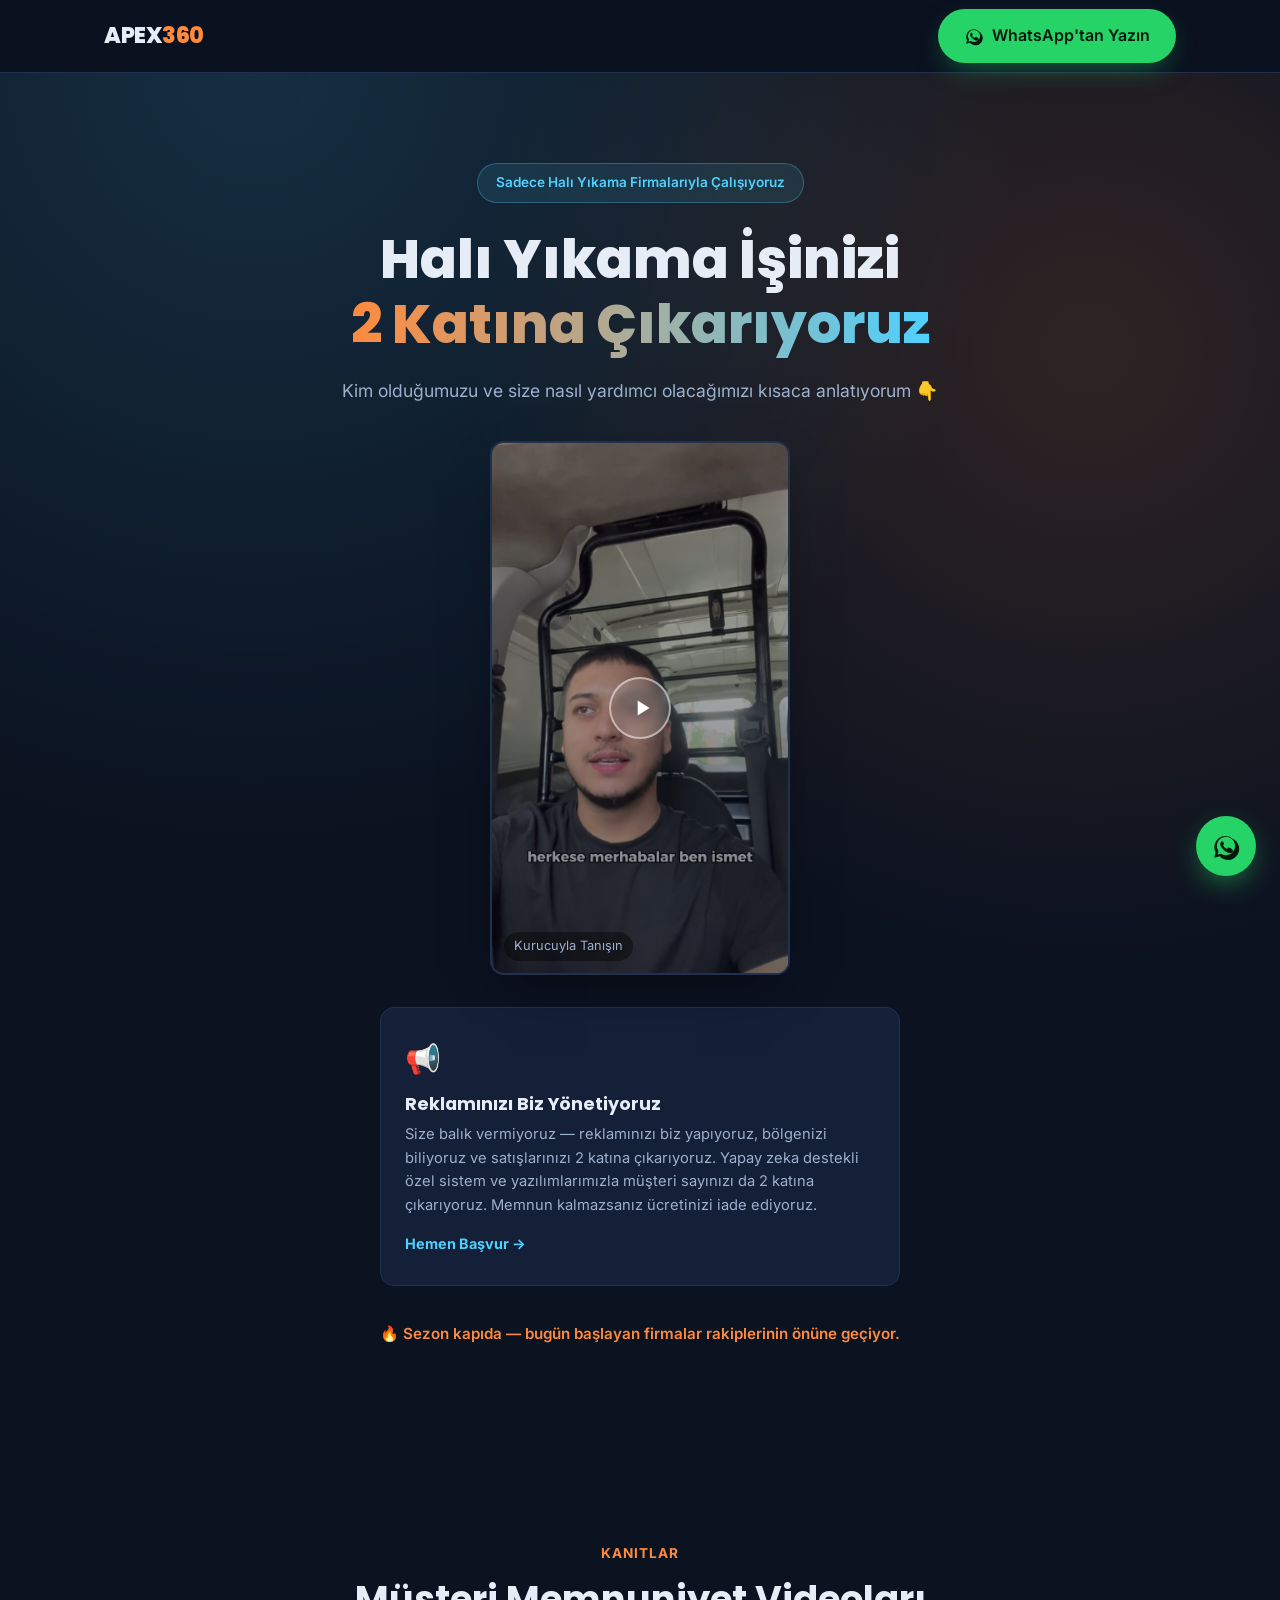
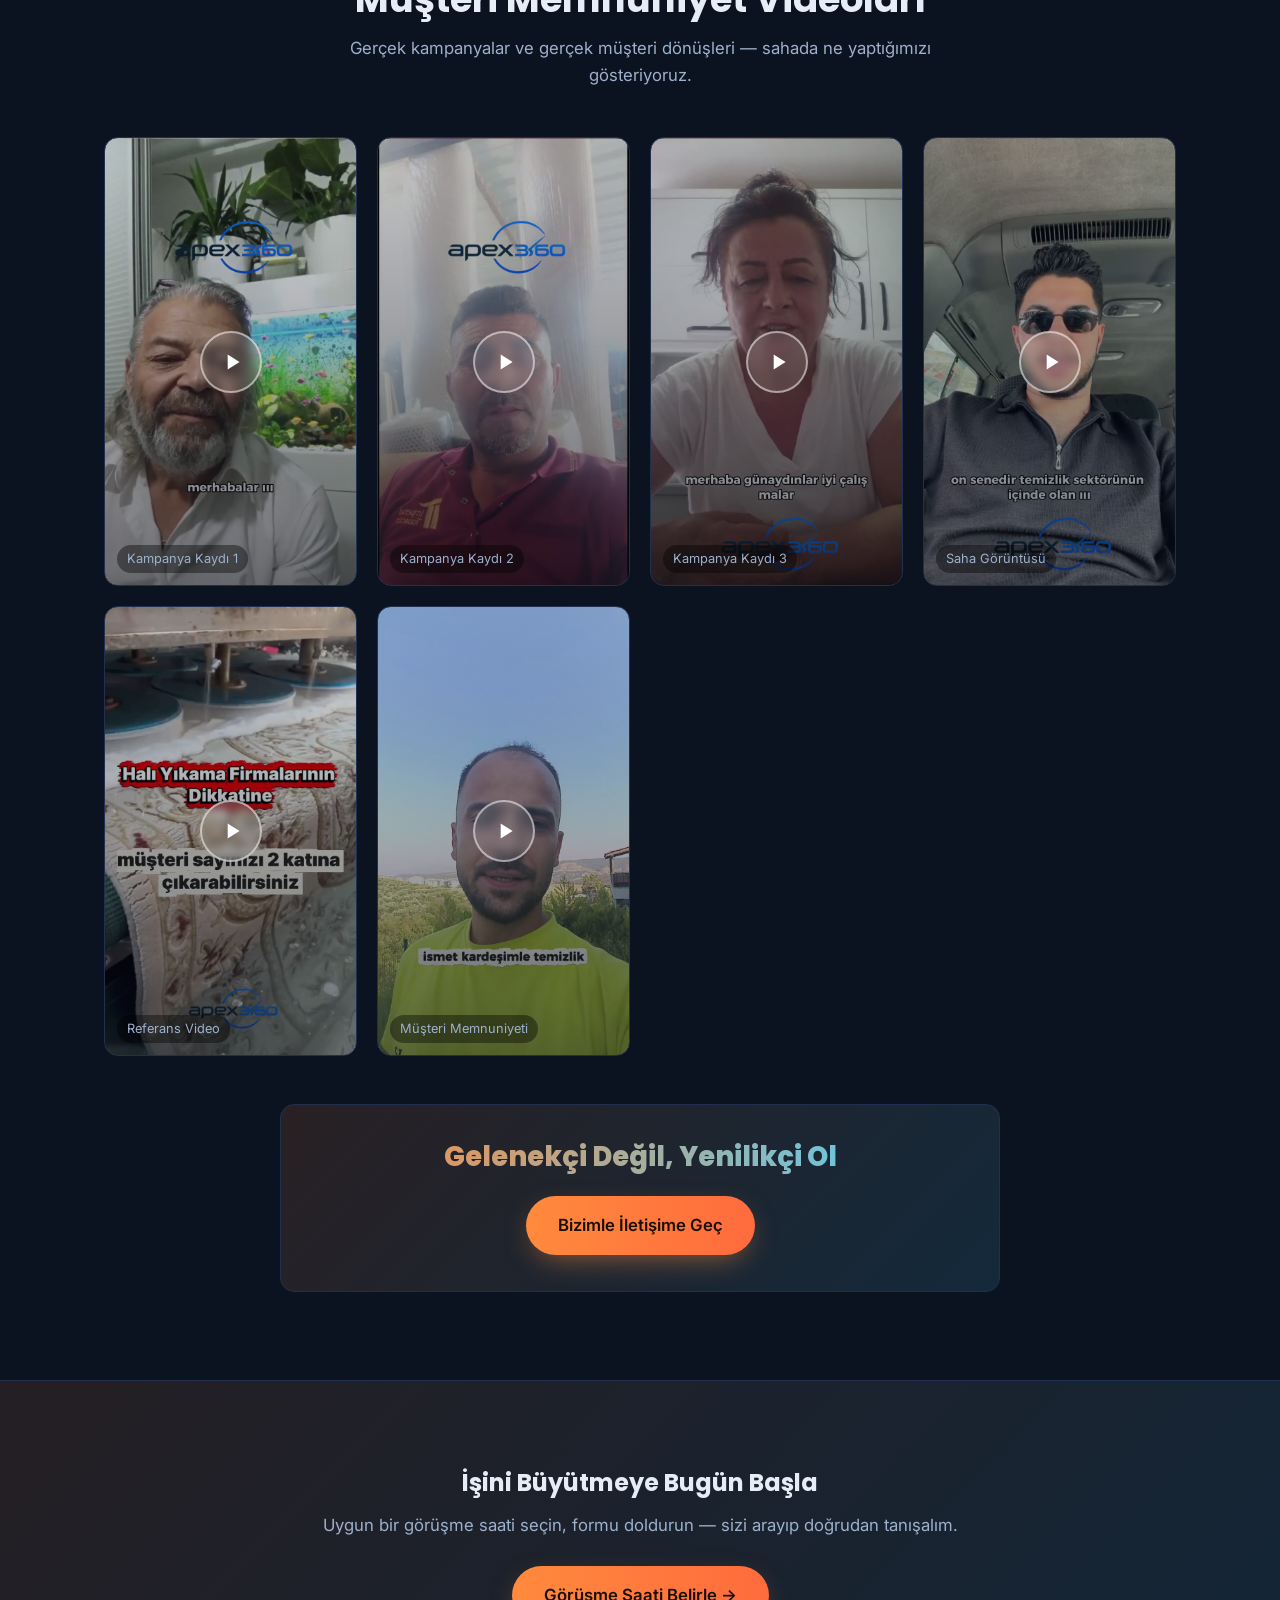
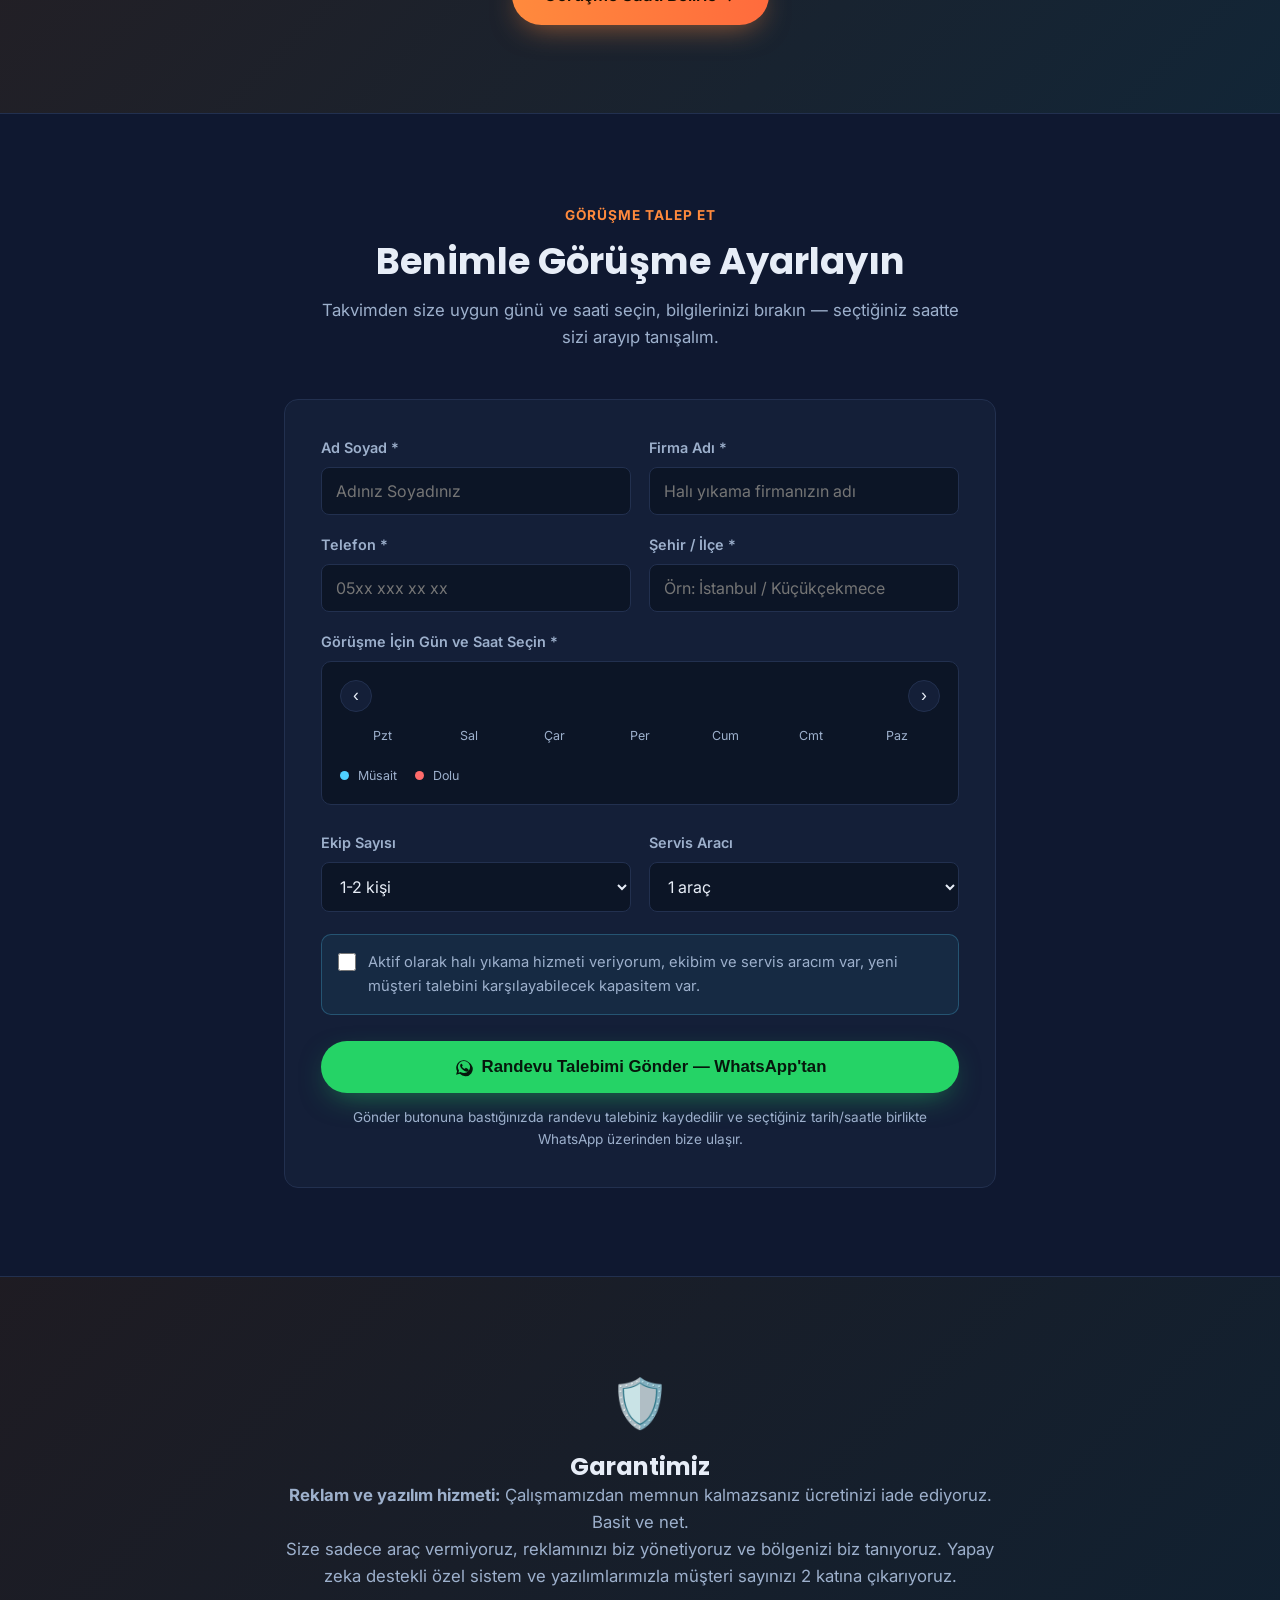
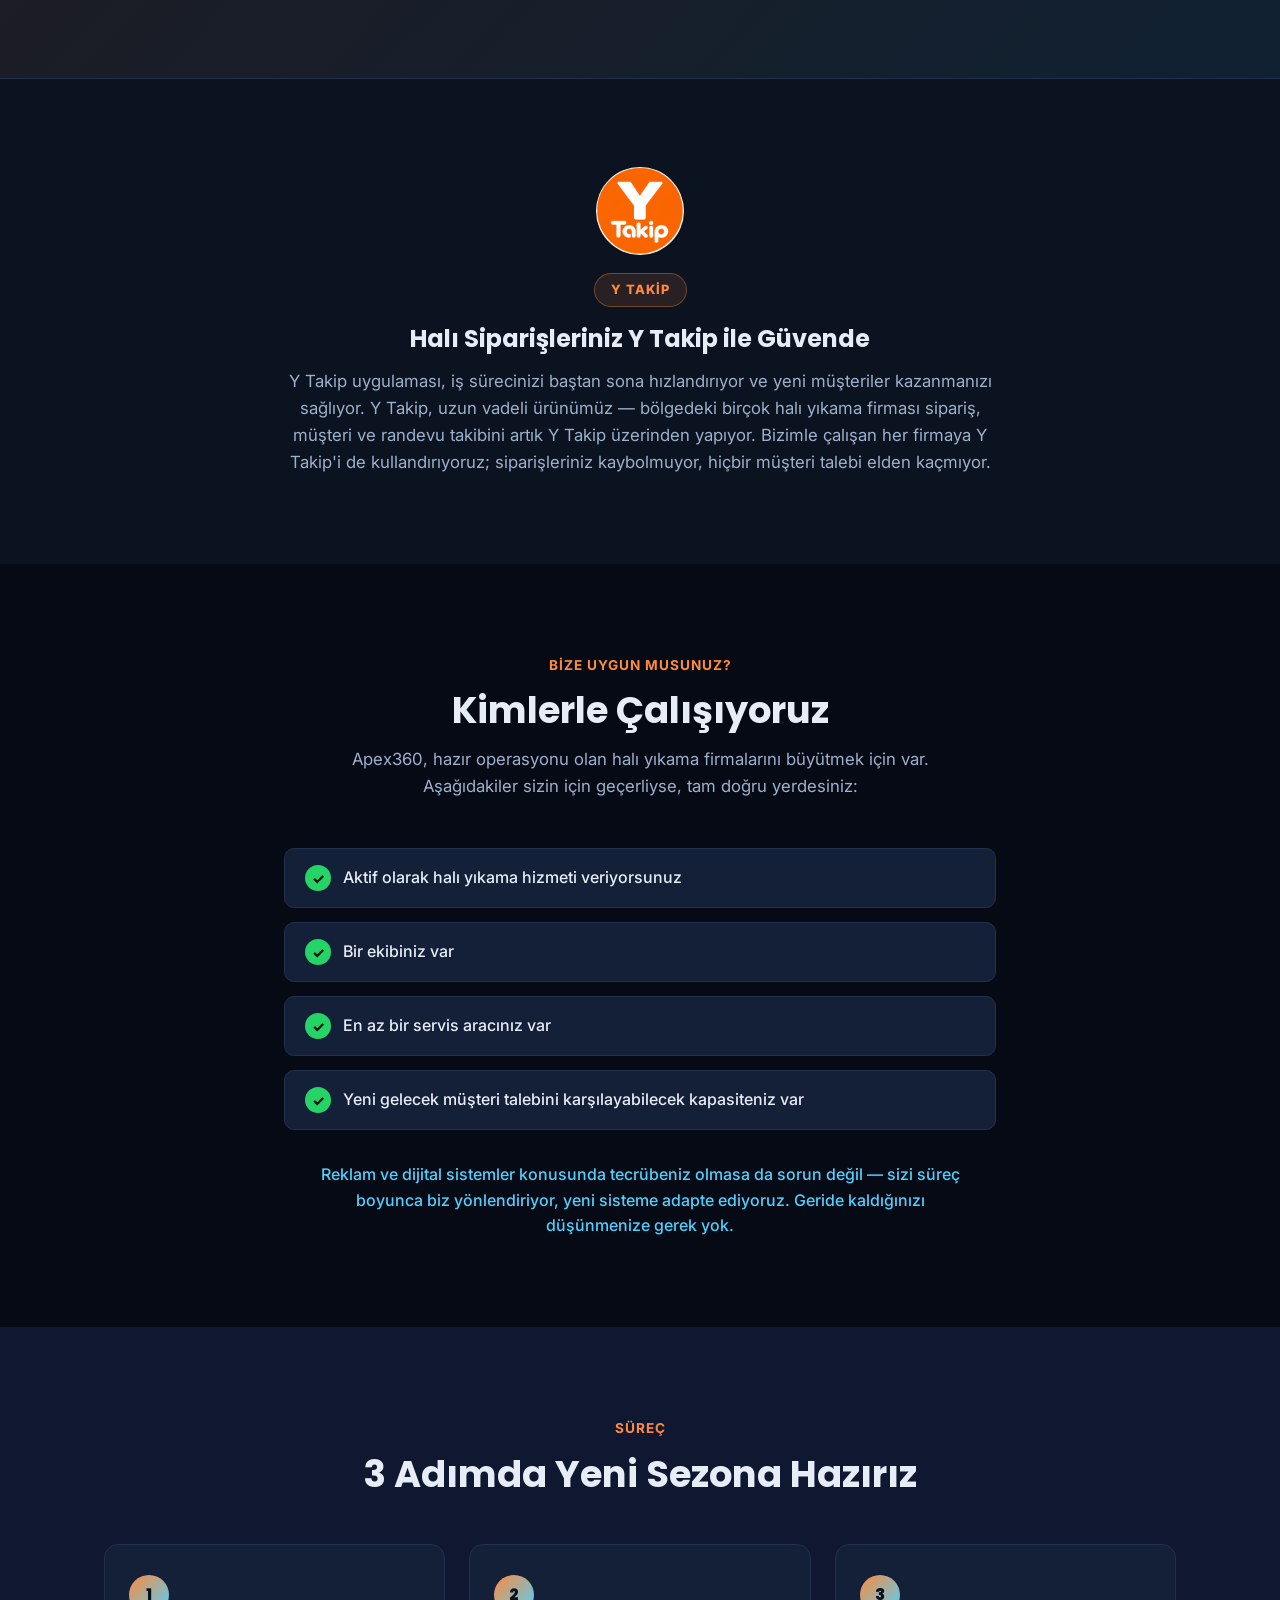
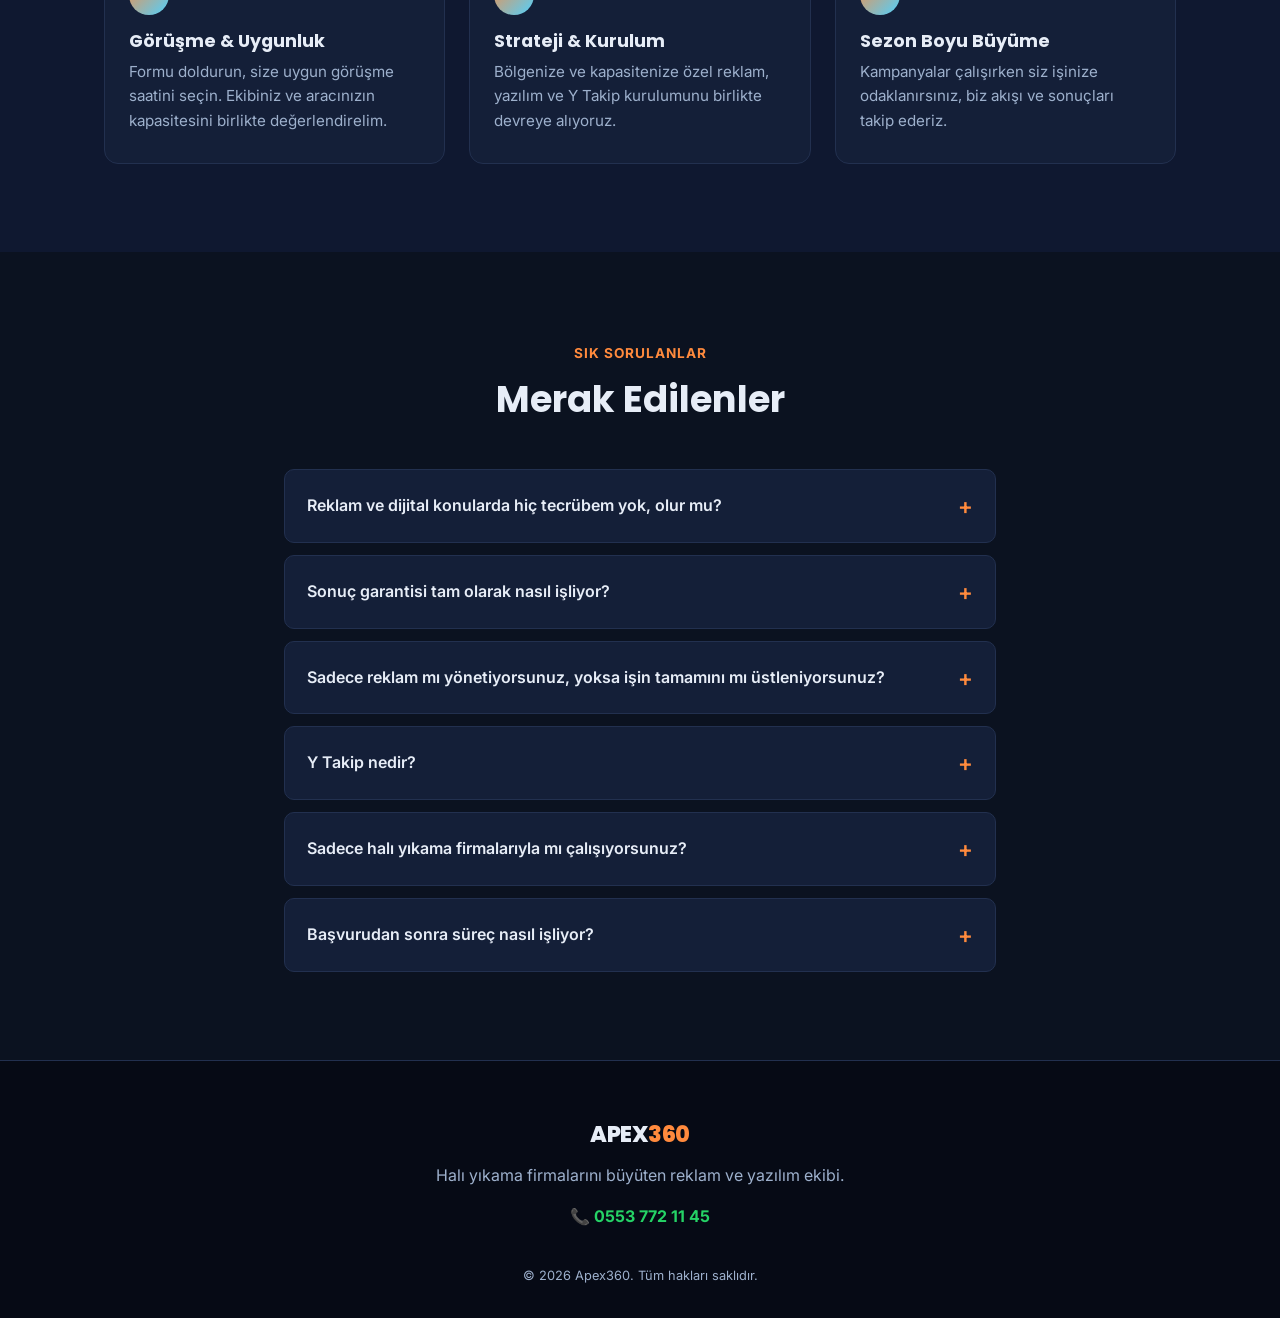
<file: index.html>
<!DOCTYPE html>
<html lang="tr">
<head>
<!-- Meta Pixel Code -->
<script>
!function(f,b,e,v,n,t,s)
{if(f.fbq)return;n=f.fbq=function(){n.callMethod?
n.callMethod.apply(n,arguments):n.queue.push(arguments)};
if(!f._fbq)f._fbq=n;n.push=n;n.loaded=!0;n.version='2.0';
n.queue=[];t=b.createElement(e);t.async=!0;
t.src=v;s=b.getElementsByTagName(e)[0];
s.parentNode.insertBefore(t,s)}(window, document,'script',
'https://connect.facebook.net/en_US/fbevents.js');
fbq('init', '1819368442762356');
fbq('track', 'PageView');
</script>
<noscript><img height="1" width="1" style="display:none"
src="https://www.facebook.com/tr?id=1819368442762356&ev=PageView&noscript=1"
/></noscript>
<!-- End Meta Pixel Code -->
<meta charset="UTF-8">
<meta name="viewport" content="width=device-width, initial-scale=1.0">
<title>Apex360 | Halı Yıkama Firmalarını Büyüten Reklam Ajansı</title>
<meta name="description" content="Apex360, sadece halı yıkama firmalarıyla çalışan reklam ajansı. Ekibiniz ve aracınız hazırsa, işinizi 2 katına çıkarmaya bugün başlıyoruz. Sonuç garantili.">
<link rel="preconnect" href="https://fonts.googleapis.com">
<link rel="preconnect" href="https://fonts.gstatic.com" crossorigin>
<link href="https://fonts.googleapis.com/css2?family=Poppins:wght@600;700;800&family=Inter:wght@400;500;600;700&display=swap" rel="stylesheet">
<link rel="stylesheet" href="css/style.css">
<script src="js/vendor/supabase.js"></script>
</head>
<body>

<!-- HEADER -->
<header class="site-header" id="top">
  <div class="container header-inner">
    <div class="logo">APEX<span>360</span></div>
    <a href="#form" class="btn btn-whatsapp header-cta">
      <svg viewBox="0 0 24 24" class="ic"><path d="M17.6 6.3A8.9 8.9 0 0 0 3.7 17l-1.2 4.4 4.5-1.2A8.9 8.9 0 1 0 17.6 6.3zM12 19.3a7.3 7.3 0 0 1-3.7-1l-.3-.2-2.7.7.7-2.6-.2-.3a7.3 7.3 0 1 1 6.2 3.4zm4-5.5c-.2-.1-1.3-.6-1.5-.7-.2-.1-.3-.1-.5.1s-.6.7-.8.9-.3.2-.5.1a6 6 0 0 1-1.8-1.1 6.6 6.6 0 0 1-1.2-1.5c-.1-.2 0-.3.1-.4l.4-.4.2-.3v-.3c0-.1-.5-1.2-.7-1.6-.2-.4-.4-.4-.5-.4h-.4a.9.9 0 0 0-.6.3 2.7 2.7 0 0 0-.8 2c0 1.2.9 2.3 1 2.5.1.1 1.8 2.8 4.4 3.9.6.3 1.1.4 1.5.5.6.2 1.2.2 1.6.1.5-.1 1.3-.6 1.5-1.1.2-.5.2-.9.1-1.1z"/></svg>
      <span>WhatsApp'tan Yazın</span>
    </a>
  </div>
</header>

<!-- HERO -->
<section class="hero">
  <div class="container hero-inner">
    <div class="hero-badge">Sadece Halı Yıkama Firmalarıyla Çalışıyoruz</div>
    <h1>Halı Yıkama İşinizi<br><span class="grad">2 Katına Çıkarıyoruz</span></h1>
    <p class="hero-sub">Kim olduğumuzu ve size nasıl yardımcı olacağımızı kısaca anlatıyorum 👇</p>

    <div class="hero-video-wrap">
      <div class="video-card hero-video" data-src="assets/videos/0509ismet.mp4" style="background-image:url('assets/images/posters/0509ismet.jpg')">
        <div class="video-play">
          <svg viewBox="0 0 24 24" class="play-ic"><path d="M8 5v14l11-7z"/></svg>
        </div>
        <span class="video-label">Kurucuyla Tanışın</span>
      </div>
    </div>

    <div class="service-cta-grid service-cta-grid-single">
      <a href="#form" class="service-cta-card" data-hizmet="Reklam ve Yazılım Hizmeti">
        <div class="service-cta-ico">📢</div>
        <h3>Reklamınızı Biz Yönetiyoruz</h3>
        <p>Size balık vermiyoruz — reklamınızı biz yapıyoruz, bölgenizi biliyoruz ve satışlarınızı 2 katına çıkarıyoruz. Yapay zeka destekli özel sistem ve yazılımlarımızla müşteri sayınızı da 2 katına çıkarıyoruz. Memnun kalmazsanız ücretinizi iade ediyoruz.</p>
        <span class="service-cta-link">Hemen Başvur →</span>
      </a>
    </div>

    <p class="hero-urgency">🔥 Sezon kapıda — bugün başlayan firmalar rakiplerinin önüne geçiyor.</p>
  </div>
</section>

<!-- PROOF / MEMNUNIYET VIDEOLARI -->
<section class="section" id="kanit">
  <div class="container">
    <div class="section-head center">
      <span class="eyebrow">Kanıtlar</span>
      <h2>Müşteri Memnuniyet Videoları</h2>
      <p class="lead">Gerçek kampanyalar ve gerçek müşteri dönüşleri — sahada ne yaptığımızı gösteriyoruz.</p>
    </div>

    <div class="video-grid">
      <div class="video-card" data-src="assets/videos/referansvideo1.mp4" style="background-image:url('assets/images/posters/referansvideo1.jpg')">
        <div class="video-play">
          <svg viewBox="0 0 24 24" class="play-ic"><path d="M8 5v14l11-7z"/></svg>
        </div>
        <span class="video-label">Kampanya Kaydı 1</span>
      </div>
      <div class="video-card" data-src="assets/videos/referansvideo2.mp4" style="background-image:url('assets/images/posters/referansvideo2.jpg')">
        <div class="video-play">
          <svg viewBox="0 0 24 24" class="play-ic"><path d="M8 5v14l11-7z"/></svg>
        </div>
        <span class="video-label">Kampanya Kaydı 2</span>
      </div>
      <div class="video-card" data-src="assets/videos/referansvideo3.mp4" style="background-image:url('assets/images/posters/referansvideo3.jpg')">
        <div class="video-play">
          <svg viewBox="0 0 24 24" class="play-ic"><path d="M8 5v14l11-7z"/></svg>
        </div>
        <span class="video-label">Kampanya Kaydı 3</span>
      </div>
      <div class="video-card" data-src="assets/videos/referans4.mp4" style="background-image:url('assets/images/posters/referans4.jpg')">
        <div class="video-play">
          <svg viewBox="0 0 24 24" class="play-ic"><path d="M8 5v14l11-7z"/></svg>
        </div>
        <span class="video-label">Saha Görüntüsü</span>
      </div>
      <div class="video-card" data-src="assets/videos/0721-kopya-kopya.mp4" style="background-image:url('assets/images/posters/0721-kopya-kopya.jpg')">
        <div class="video-play">
          <svg viewBox="0 0 24 24" class="play-ic"><path d="M8 5v14l11-7z"/></svg>
        </div>
        <span class="video-label">Referans Video</span>
      </div>
      <div class="video-card" data-src="assets/videos/0509ethem.mp4" style="background-image:url('assets/images/posters/0509ethem.jpg')">
        <div class="video-play">
          <svg viewBox="0 0 24 24" class="play-ic"><path d="M8 5v14l11-7z"/></svg>
        </div>
        <span class="video-label">Müşteri Memnuniyeti</span>
      </div>
    </div>

    <div class="innovate-banner">
      <h3>Gelenekçi Değil, Yenilikçi Ol</h3>
      <a href="#form" class="btn btn-primary btn-lg">Bizimle İletişime Geç</a>
    </div>
  </div>
</section>

<!-- GROWTH CTA -->
<section class="section growth-cta-section">
  <div class="container narrow center">
    <h2>İşini Büyütmeye Bugün Başla</h2>
    <p class="lead">Uygun bir görüşme saati seçin, formu doldurun — sizi arayıp doğrudan tanışalım.</p>
    <a href="#form" class="btn btn-primary btn-lg">Görüşme Saati Belirle →</a>
  </div>
</section>

<!-- FORM -->
<section class="section section-alt" id="form">
  <div class="container narrow">
    <div class="section-head center">
      <span class="eyebrow">Görüşme Talep Et</span>
      <h2>Benimle Görüşme Ayarlayın</h2>
      <p class="lead">Takvimden size uygun günü ve saati seçin, bilgilerinizi bırakın — seçtiğiniz saatte sizi arayıp tanışalım.</p>
    </div>

    <form id="leadForm" class="lead-form">
      <input type="hidden" id="hizmet" name="hizmet" value="Reklam ve Yazılım Hizmeti">

      <div class="form-row">
        <div class="field">
          <label for="adSoyad">Ad Soyad *</label>
          <input type="text" id="adSoyad" name="adSoyad" required placeholder="Adınız Soyadınız">
        </div>
        <div class="field">
          <label for="firma">Firma Adı *</label>
          <input type="text" id="firma" name="firma" required placeholder="Halı yıkama firmanızın adı">
        </div>
      </div>
      <div class="form-row">
        <div class="field">
          <label for="telefon">Telefon *</label>
          <input type="tel" id="telefon" name="telefon" required placeholder="05xx xxx xx xx">
        </div>
        <div class="field">
          <label for="sehir">Şehir / İlçe *</label>
          <input type="text" id="sehir" name="sehir" required placeholder="Örn: İstanbul / Küçükçekmece">
        </div>
      </div>

      <div class="field field-full">
        <label>Görüşme İçin Gün ve Saat Seçin *</label>
        <div class="booking-calendar" id="bookingCalendar">
          <div class="cal-header">
            <button type="button" class="cal-nav" id="calPrev" aria-label="Önceki ay">‹</button>
            <span class="cal-month-label" id="calMonthLabel"></span>
            <button type="button" class="cal-nav" id="calNext" aria-label="Sonraki ay">›</button>
          </div>
          <div class="cal-weekdays">
            <span>Pzt</span><span>Sal</span><span>Çar</span><span>Per</span><span>Cum</span><span>Cmt</span><span>Paz</span>
          </div>
          <div class="cal-days" id="calDays"></div>
          <div class="cal-legend">
            <span><i class="cal-dot cal-dot-free"></i> Müsait</span>
            <span><i class="cal-dot cal-dot-full"></i> Dolu</span>
          </div>
        </div>

        <div class="time-slots" id="timeSlots" hidden>
          <p class="time-slots-label">Uygun Saatler — <strong id="selectedDateLabel"></strong></p>
          <div class="slot-grid" id="slotGrid"></div>
        </div>

        <p class="field-error" id="calendarError" hidden>Lütfen bir gün ve saat seçin.</p>
        <input type="hidden" id="tarih" name="tarih">
        <input type="hidden" id="saat" name="saat">
      </div>

      <div class="form-row qualify-fields">
        <div class="field">
          <label for="ekip">Ekip Sayısı</label>
          <select id="ekip" name="ekip">
            <option value="1-2 kişi">1-2 kişi</option>
            <option value="3-5 kişi">3-5 kişi</option>
            <option value="5+ kişi">5+ kişi</option>
          </select>
        </div>
        <div class="field">
          <label for="arac">Servis Aracı</label>
          <select id="arac" name="arac">
            <option value="1 araç">1 araç</option>
            <option value="2-3 araç">2-3 araç</option>
            <option value="3+ araç">3+ araç</option>
          </select>
        </div>
      </div>

      <label class="confirm-check">
        <input type="checkbox" id="uygunOnay" required>
        <span>Aktif olarak halı yıkama hizmeti veriyorum, ekibim ve servis aracım var, yeni müşteri talebini karşılayabilecek kapasitem var.</span>
      </label>

      <button type="submit" class="btn btn-confirm btn-lg btn-block" id="submitBtn">
        <svg viewBox="0 0 24 24" class="ic"><path d="M17.6 6.3A8.9 8.9 0 0 0 3.7 17l-1.2 4.4 4.5-1.2A8.9 8.9 0 1 0 17.6 6.3zM12 19.3a7.3 7.3 0 0 1-3.7-1l-.3-.2-2.7.7.7-2.6-.2-.3a7.3 7.3 0 1 1 6.2 3.4zm4-5.5c-.2-.1-1.3-.6-1.5-.7-.2-.1-.3-.1-.5.1s-.6.7-.8.9-.3.2-.5.1a6 6 0 0 1-1.8-1.1 6.6 6.6 0 0 1-1.2-1.5c-.1-.2 0-.3.1-.4l.4-.4.2-.3v-.3c0-.1-.5-1.2-.7-1.6-.2-.4-.4-.4-.5-.4h-.4a.9.9 0 0 0-.6.3 2.7 2.7 0 0 0-.8 2c0 1.2.9 2.3 1 2.5.1.1 1.8 2.8 4.4 3.9.6.3 1.1.4 1.5.5.6.2 1.2.2 1.6.1.5-.1 1.3-.6 1.5-1.1.2-.5.2-.9.1-1.1z"/></svg>
        Randevu Talebimi Gönder — WhatsApp'tan
      </button>
      <p class="form-note" id="formNote">Gönder butonuna bastığınızda randevu talebiniz kaydedilir ve seçtiğiniz tarih/saatle birlikte WhatsApp üzerinden bize ulaşır.</p>
    </form>

    <div class="lead-form form-success" id="formSuccess" hidden>
      <div class="form-success-ico">✅</div>
      <h3>Randevu Talebiniz Alındı</h3>
      <p><strong id="successDate"></strong> tarihinde görüşmek üzere kaydettik. Açılan WhatsApp sohbetinden mesajı gönderin, belirttiğiniz saatte sizi arayacağız.</p>
    </div>
  </div>
</section>

<!-- GUARANTEE -->
<section class="section guarantee-section">
  <div class="container narrow center">
    <div class="guarantee-badge">🛡️</div>
    <h2>Garantimiz</h2>
    <p class="lead"><strong>Reklam ve yazılım hizmeti:</strong> Çalışmamızdan memnun kalmazsanız ücretinizi iade ediyoruz. Basit ve net.</p>
    <p class="lead">Size sadece araç vermiyoruz, reklamınızı biz yönetiyoruz ve bölgenizi biz tanıyoruz. Yapay zeka destekli özel sistem ve yazılımlarımızla müşteri sayınızı 2 katına çıkarıyoruz.</p>
  </div>
</section>

<!-- Y TAKİP -->
<section class="section ytakip-section">
  <div class="container narrow center">
    <img src="assets/images/ytakip-logo.png" alt="Y Takip logosu" class="ytakip-logo" width="88" height="88" loading="lazy">
    <span class="ytakip-badge">Y TAKİP</span>
    <h2>Halı Siparişleriniz Y Takip ile Güvende</h2>
    <p class="lead">Y Takip uygulaması, iş sürecinizi baştan sona hızlandırıyor ve yeni müşteriler kazanmanızı sağlıyor. Y Takip, uzun vadeli ürünümüz — bölgedeki birçok halı yıkama firması sipariş, müşteri ve randevu takibini artık Y Takip üzerinden yapıyor. Bizimle çalışan her firmaya Y Takip'i de kullandırıyoruz; siparişleriniz kaybolmuyor, hiçbir müşteri talebi elden kaçmıyor.</p>
  </div>
</section>

<!-- QUALIFY -->
<section class="section section-dark" id="uygunluk">
  <div class="container narrow">
    <div class="section-head center">
      <span class="eyebrow">Bize Uygun musunuz?</span>
      <h2>Kimlerle Çalışıyoruz</h2>
      <p class="lead">Apex360, hazır operasyonu olan halı yıkama firmalarını büyütmek için var. Aşağıdakiler sizin için geçerliyse, tam doğru yerdesiniz:</p>
    </div>
    <ul class="checklist">
      <li><span class="check">✓</span> Aktif olarak halı yıkama hizmeti veriyorsunuz</li>
      <li><span class="check">✓</span> Bir ekibiniz var</li>
      <li><span class="check">✓</span> En az bir servis aracınız var</li>
      <li><span class="check">✓</span> Yeni gelecek müşteri talebini karşılayabilecek kapasiteniz var</li>
    </ul>
    <p class="reassure">Reklam ve dijital sistemler konusunda tecrübeniz olmasa da sorun değil — sizi süreç boyunca biz yönlendiriyor, yeni sisteme adapte ediyoruz. Geride kaldığınızı düşünmenize gerek yok.</p>
  </div>
</section>

<!-- HOW IT WORKS -->
<section class="section section-alt">
  <div class="container">
    <div class="section-head center">
      <span class="eyebrow">Süreç</span>
      <h2>3 Adımda Yeni Sezona Hazırız</h2>
    </div>
    <div class="steps">
      <div class="step">
        <div class="step-num">1</div>
        <h3>Görüşme &amp; Uygunluk</h3>
        <p>Formu doldurun, size uygun görüşme saatini seçin. Ekibiniz ve aracınızın kapasitesini birlikte değerlendirelim.</p>
      </div>
      <div class="step">
        <div class="step-num">2</div>
        <h3>Strateji &amp; Kurulum</h3>
        <p>Bölgenize ve kapasitenize özel reklam, yazılım ve Y Takip kurulumunu birlikte devreye alıyoruz.</p>
      </div>
      <div class="step">
        <div class="step-num">3</div>
        <h3>Sezon Boyu Büyüme</h3>
        <p>Kampanyalar çalışırken siz işinize odaklanırsınız, biz akışı ve sonuçları takip ederiz.</p>
      </div>
    </div>
  </div>
</section>

<!-- FAQ -->
<section class="section">
  <div class="container narrow">
    <div class="section-head center">
      <span class="eyebrow">Sık Sorulanlar</span>
      <h2>Merak Edilenler</h2>
    </div>
    <div class="faq">
      <details>
        <summary>Reklam ve dijital konularda hiç tecrübem yok, olur mu?</summary>
        <p>Evet. Sektöre hakim olduğumuz için tüm kurulum, yönetim ve stratejiyi biz yapıyoruz. Siz sadece gelen müşterilerle ilgilenmeye odaklanıyorsunuz.</p>
      </details>
      <details>
        <summary>Sonuç garantisi tam olarak nasıl işliyor?</summary>
        <p>Anlaştığımız çalışma kapsamında memnun kalmazsanız ücretinizi iade ediyoruz. Detayları ön görüşmede netleştiriyoruz.</p>
      </details>
      <details>
        <summary>Sadece reklam mı yönetiyorsunuz, yoksa işin tamamını mı üstleniyorsunuz?</summary>
        <p>Size sadece bir araç verip bırakmıyoruz. Bölgenizi tanıyoruz, reklamlarınızı biz yönetiyoruz ve yapay zeka destekli özel sistem ve yazılımlarımızla müşteri sayınızı 2 katına çıkarmak için uçtan uca biz çalışıyoruz.</p>
      </details>
      <details>
        <summary>Y Takip nedir?</summary>
        <p>Y Takip, halı yıkama firmaları için geliştirdiğimiz uzun vadeli takip yazılımımız. Sipariş, müşteri ve randevularınızı tek yerden, güvenle yönetmenizi sağlıyor.</p>
      </details>
      <details>
        <summary>Sadece halı yıkama firmalarıyla mı çalışıyorsunuz?</summary>
        <p>Evet. Bu sayede sektörün müşteri kazanma dinamiklerini herkesten iyi biliyoruz ve genel bir ajans gibi değil, işinizi büyütmek için çalışan bir ekip gibi hareket ediyoruz.</p>
      </details>
      <details>
        <summary>Başvurudan sonra süreç nasıl işliyor?</summary>
        <p>Formu doldurup görüşme saati seçtiğinizde, o saatte sizi arayıp kısa bir görüşme yapıyoruz, kapasitenizi değerlendirip size özel bir plan sunuyoruz.</p>
      </details>
    </div>
  </div>
</section>

<!-- FOOTER -->
<footer class="site-footer">
  <div class="container footer-inner">
    <div class="logo">APEX<span>360</span></div>
    <p>Halı yıkama firmalarını büyüten reklam ve yazılım ekibi.</p>
    <a href="https://wa.me/905537721145" target="_blank" rel="noopener" class="footer-whatsapp">📞 0553 772 11 45</a>
    <p class="copyright">© 2026 Apex360. Tüm hakları saklıdır.</p>
  </div>
</footer>

<!-- FLOATING WHATSAPP BUTTON -->
<a href="https://wa.me/905537721145?text=Merhaba%20Apex360%2C%20hal%C4%B1%20y%C4%B1kama%20firmam%20i%C3%A7in%20bilgi%20almak%20istiyorum." target="_blank" rel="noopener" class="floating-whatsapp" aria-label="WhatsApp'tan yazın">
  <svg viewBox="0 0 24 24" class="ic"><path d="M17.6 6.3A8.9 8.9 0 0 0 3.7 17l-1.2 4.4 4.5-1.2A8.9 8.9 0 1 0 17.6 6.3zM12 19.3a7.3 7.3 0 0 1-3.7-1l-.3-.2-2.7.7.7-2.6-.2-.3a7.3 7.3 0 1 1 6.2 3.4zm4-5.5c-.2-.1-1.3-.6-1.5-.7-.2-.1-.3-.1-.5.1s-.6.7-.8.9-.3.2-.5.1a6 6 0 0 1-1.8-1.1 6.6 6.6 0 0 1-1.2-1.5c-.1-.2 0-.3.1-.4l.4-.4.2-.3v-.3c0-.1-.5-1.2-.7-1.6-.2-.4-.4-.4-.5-.4h-.4a.9.9 0 0 0-.6.3 2.7 2.7 0 0 0-.8 2c0 1.2.9 2.3 1 2.5.1.1 1.8 2.8 4.4 3.9.6.3 1.1.4 1.5.5.6.2 1.2.2 1.6.1.5-.1 1.3-.6 1.5-1.1.2-.5.2-.9.1-1.1z"/></svg>
</a>

<script src="js/script.js"></script>
</body>
</html>
</file>
<file: css/style.css>
:root {
  --bg: #0b1220;
  --bg-alt: #0f1830;
  --card: #141f38;
  --card-border: #22304f;
  --text: #e7edf7;
  --text-dim: #9db0cc;
  --accent: #ff8a3d;
  --accent-2: #4fd1ff;
  --whatsapp: #25d366;
  --whatsapp-dark: #1ea952;
  --radius: 14px;
  --max: 1120px;
  --narrow: 760px;
  font-size: 16px;
}

* { box-sizing: border-box; margin: 0; padding: 0; }
[hidden] { display: none !important; }

html { scroll-behavior: smooth; }

body {
  background: var(--bg);
  color: var(--text);
  font-family: 'Inter', system-ui, -apple-system, sans-serif;
  line-height: 1.6;
  overflow-x: hidden;
}

h1, h2, h3 {
  font-family: 'Poppins', 'Inter', sans-serif;
  line-height: 1.2;
}

.container {
  max-width: var(--max);
  margin: 0 auto;
  padding: 0 24px;
}
.narrow { max-width: var(--narrow); }
.center { text-align: center; margin-left: auto; margin-right: auto; }

img { max-width: 100%; display: block; }

.grad {
  background: linear-gradient(90deg, var(--accent), var(--accent-2));
  -webkit-background-clip: text;
  background-clip: text;
  color: transparent;
}

/* ---------- HEADER ---------- */
.site-header {
  position: sticky;
  top: 0;
  z-index: 100;
  background: rgba(11, 18, 32, 0.85);
  backdrop-filter: blur(10px);
  border-bottom: 1px solid var(--card-border);
}
.header-inner {
  display: flex;
  align-items: center;
  justify-content: space-between;
  height: 72px;
}
.logo {
  font-family: 'Poppins', sans-serif;
  font-weight: 800;
  font-size: 1.4rem;
  letter-spacing: -0.5px;
}
.logo span { color: var(--accent); }
.header-cta { padding: 10px 18px; font-size: 0.9rem; }

/* ---------- BUTTONS ---------- */
.btn {
  display: inline-flex;
  align-items: center;
  gap: 8px;
  justify-content: center;
  padding: 14px 26px;
  border-radius: 999px;
  font-weight: 600;
  font-size: 1rem;
  text-decoration: none;
  border: none;
  cursor: pointer;
  transition: transform 0.15s ease, box-shadow 0.15s ease, background 0.15s ease;
  white-space: nowrap;
}
.btn:hover { transform: translateY(-2px); }
.btn .ic { width: 20px; height: 20px; fill: currentColor; flex-shrink: 0; }

.btn-primary {
  background: linear-gradient(90deg, var(--accent), #ff6b3d);
  color: #1a0e00;
  box-shadow: 0 10px 30px -10px rgba(255, 138, 61, 0.6);
}
.btn-whatsapp {
  background: var(--whatsapp);
  color: #06170c;
  box-shadow: 0 10px 30px -10px rgba(37, 211, 102, 0.55);
}
.btn-whatsapp:hover { background: var(--whatsapp-dark); }
.btn-confirm {
  background: var(--whatsapp);
  color: #06170c;
  box-shadow: 0 10px 30px -10px rgba(37, 211, 102, 0.55);
}
.btn-confirm:hover { background: var(--whatsapp-dark); }
.btn-confirm:disabled { opacity: 0.6; cursor: not-allowed; transform: none; }
.btn-lg { padding: 16px 32px; font-size: 1.05rem; }
.btn-block { width: 100%; }

/* ---------- HERO ---------- */
.hero {
  padding: 90px 0 70px;
  background:
    radial-gradient(circle at 20% 0%, rgba(79, 209, 255, 0.15), transparent 45%),
    radial-gradient(circle at 85% 20%, rgba(255, 138, 61, 0.15), transparent 40%);
  text-align: center;
}
.hero-badge {
  display: inline-block;
  padding: 8px 18px;
  border-radius: 999px;
  background: rgba(79, 209, 255, 0.1);
  border: 1px solid rgba(79, 209, 255, 0.3);
  color: var(--accent-2);
  font-size: 0.85rem;
  font-weight: 600;
  margin-bottom: 24px;
}
.hero h1 {
  font-size: clamp(2rem, 5vw, 3.4rem);
  font-weight: 800;
  max-width: 880px;
  margin: 0 auto 20px;
}
.hero-sub {
  max-width: 620px;
  margin: 0 auto 36px;
  color: var(--text-dim);
  font-size: 1.1rem;
}
.hero-cta-row {
  display: flex;
  gap: 16px;
  justify-content: center;
  flex-wrap: wrap;
  margin-bottom: 20px;
}
.hero-urgency {
  color: var(--accent);
  font-weight: 600;
  font-size: 0.95rem;
  margin-bottom: 36px;
}
/* ---------- HERO VIDEO ---------- */
.hero-video-wrap {
  max-width: 300px;
  margin: 0 auto 32px;
}
.hero-video-wrap .video-card {
  border: 2px solid var(--card-border);
  box-shadow: 0 20px 50px -20px rgba(0,0,0,0.6);
}

/* ---------- SERVICE CTA CARDS ---------- */
.service-cta-grid {
  display: grid;
  grid-template-columns: repeat(2, 1fr);
  gap: 20px;
  max-width: 820px;
  margin: 0 auto 36px;
  text-align: left;
}
.service-cta-grid-single {
  grid-template-columns: 1fr;
  max-width: 520px;
}
.service-cta-card {
  display: block;
  background: var(--card);
  border: 1px solid var(--card-border);
  border-radius: var(--radius);
  padding: 28px 24px;
  text-decoration: none;
  color: var(--text);
  transition: transform 0.2s ease, border-color 0.2s ease;
}
.service-cta-card:hover { transform: translateY(-4px); border-color: var(--accent-2); }
.service-cta-card-alt:hover { border-color: var(--accent); }
.service-cta-ico { font-size: 1.8rem; margin-bottom: 12px; }
.service-cta-card h3 { font-size: 1.1rem; margin-bottom: 8px; }
.service-cta-card p { color: var(--text-dim); font-size: 0.92rem; margin-bottom: 14px; }
.service-cta-link { color: var(--accent-2); font-weight: 700; font-size: 0.9rem; }
.service-cta-card-alt .service-cta-link { color: var(--accent); }

/* ---------- GROWTH CTA ---------- */
.growth-cta-section {
  background: linear-gradient(135deg, rgba(255,138,61,0.1), rgba(79,209,255,0.1));
  border-top: 1px solid var(--card-border);
  border-bottom: 1px solid var(--card-border);
}
.growth-cta-section h2 { margin-bottom: 14px; }
.growth-cta-section .lead { margin-bottom: 28px; }

/* ---------- Y TAKIP ---------- */
.ytakip-logo {
  width: 88px;
  height: 88px;
  border-radius: 50%;
  margin: 0 auto 18px;
}
.ytakip-badge {
  display: inline-block;
  padding: 6px 16px;
  border-radius: 999px;
  background: rgba(255, 138, 61, 0.12);
  border: 1px solid rgba(255, 138, 61, 0.35);
  color: var(--accent);
  font-weight: 800;
  font-size: 0.8rem;
  letter-spacing: 1px;
  margin-bottom: 18px;
}
.ytakip-section h2 { margin-bottom: 14px; }

/* ---------- SECTIONS ---------- */
.section { padding: 88px 0; }
.section-alt { background: var(--bg-alt); }
.section-dark { background: #060a15; }

.section-head { max-width: 640px; margin: 0 auto 48px; }
.section-head.center { text-align: center; }
.eyebrow {
  display: inline-block;
  color: var(--accent);
  font-weight: 700;
  font-size: 0.85rem;
  letter-spacing: 1px;
  text-transform: uppercase;
  margin-bottom: 12px;
}
.section-head h2 {
  font-size: clamp(1.6rem, 3.5vw, 2.3rem);
  font-weight: 700;
  margin-bottom: 14px;
}
.lead { color: var(--text-dim); font-size: 1.05rem; }

/* ---------- STEPS ---------- */
.steps {
  display: grid;
  grid-template-columns: repeat(3, 1fr);
  gap: 24px;
}
.step {
  position: relative;
  padding: 30px 24px;
  background: var(--card);
  border-radius: var(--radius);
  border: 1px solid var(--card-border);
}
.step-num {
  width: 40px;
  height: 40px;
  border-radius: 50%;
  background: linear-gradient(135deg, var(--accent), var(--accent-2));
  color: #06101f;
  font-weight: 800;
  display: flex;
  align-items: center;
  justify-content: center;
  margin-bottom: 16px;
  font-family: 'Poppins', sans-serif;
}
.step h3 { font-size: 1.1rem; margin-bottom: 8px; }
.step p { color: var(--text-dim); font-size: 0.95rem; }

/* ---------- VIDEO GRID ---------- */
.video-grid {
  display: grid;
  grid-template-columns: repeat(auto-fit, minmax(220px, 1fr));
  gap: 20px;
  margin-bottom: 48px;
}
.video-card {
  position: relative;
  aspect-ratio: 9 / 16;
  border-radius: var(--radius);
  overflow: hidden;
  background-color: #0a1224;
  background-size: cover;
  background-position: center;
  border: 1px solid var(--card-border);
  cursor: pointer;
  display: flex;
  align-items: center;
  justify-content: center;
}
.video-card::before {
  content: '';
  position: absolute;
  inset: 0;
  background: linear-gradient(180deg, rgba(6,10,21,0.15) 0%, rgba(6,10,21,0.55) 100%);
  z-index: 1;
}
.video-card.playing::before { display: none; }
.video-card video {
  position: absolute;
  inset: 0;
  width: 100%;
  height: 100%;
  object-fit: cover;
}
.video-play {
  width: 62px;
  height: 62px;
  border-radius: 50%;
  background: rgba(255, 255, 255, 0.12);
  border: 2px solid rgba(255, 255, 255, 0.5);
  display: flex;
  align-items: center;
  justify-content: center;
  backdrop-filter: blur(4px);
  transition: transform 0.2s ease, background 0.2s ease;
  z-index: 2;
}
.video-card:hover .video-play { transform: scale(1.08); background: var(--whatsapp); }
.play-ic { width: 26px; height: 26px; fill: #fff; margin-left: 3px; }
.video-label {
  position: absolute;
  bottom: 12px;
  left: 12px;
  font-size: 0.8rem;
  color: var(--text-dim);
  background: rgba(0,0,0,0.4);
  padding: 4px 10px;
  border-radius: 999px;
  z-index: 2;
}
.video-card.playing .video-play,
.video-card.playing .video-label { display: none; }

.innovate-banner {
  text-align: center;
  max-width: 720px;
  margin: 0 auto;
  padding: 36px 32px;
  border-radius: var(--radius);
  background: linear-gradient(135deg, rgba(255,138,61,0.12), rgba(79,209,255,0.12));
  border: 1px solid var(--card-border);
}
.innovate-banner h3 {
  font-family: 'Poppins', sans-serif;
  font-size: clamp(1.3rem, 2.6vw, 1.7rem);
  font-weight: 800;
  margin-bottom: 22px;
  background: linear-gradient(90deg, var(--accent), var(--accent-2));
  -webkit-background-clip: text;
  background-clip: text;
  color: transparent;
}

/* ---------- CHECKLIST ---------- */
.checklist {
  list-style: none;
  display: grid;
  gap: 14px;
  margin: 32px 0;
}
.checklist li {
  display: flex;
  align-items: center;
  gap: 12px;
  background: var(--card);
  border: 1px solid var(--card-border);
  border-radius: 10px;
  padding: 16px 20px;
  font-weight: 500;
}
.check {
  width: 26px;
  height: 26px;
  flex-shrink: 0;
  border-radius: 50%;
  background: var(--whatsapp);
  color: #06170c;
  display: flex;
  align-items: center;
  justify-content: center;
  font-weight: 800;
  font-size: 0.9rem;
}
.reassure {
  text-align: center;
  color: var(--accent-2);
  font-weight: 500;
  margin-top: 24px;
  max-width: 640px;
  margin-left: auto;
  margin-right: auto;
}

/* ---------- GUARANTEE ---------- */
.guarantee-section {
  background: linear-gradient(135deg, rgba(255,138,61,0.08), rgba(79,209,255,0.08));
  border-top: 1px solid var(--card-border);
  border-bottom: 1px solid var(--card-border);
}
.guarantee-badge { font-size: 3rem; margin-bottom: 12px; }

/* ---------- FORM ---------- */
.lead-form {
  background: var(--card);
  border: 1px solid var(--card-border);
  border-radius: var(--radius);
  padding: 36px;
}
.form-row {
  display: grid;
  grid-template-columns: 1fr 1fr;
  gap: 18px;
  margin-bottom: 18px;
}
.field { display: flex; flex-direction: column; gap: 8px; }
.field-full { margin-bottom: 18px; }
.field label { font-size: 0.9rem; font-weight: 600; color: var(--text-dim); }
.field input,
.field select {
  background: #0c1526;
  border: 1px solid var(--card-border);
  border-radius: 8px;
  padding: 13px 14px;
  color: var(--text);
  font-size: 16px;
  font-family: inherit;
}
.field input:focus,
.field select:focus {
  outline: none;
  border-color: var(--accent-2);
}
.confirm-check {
  display: flex;
  align-items: flex-start;
  gap: 12px;
  margin: 22px 0 26px;
  padding: 16px;
  background: rgba(79, 209, 255, 0.06);
  border: 1px solid rgba(79, 209, 255, 0.25);
  border-radius: 10px;
  font-size: 0.92rem;
  color: var(--text-dim);
  cursor: pointer;
}
.confirm-check input { width: 18px; height: 18px; margin-top: 2px; flex-shrink: 0; }
.form-note {
  text-align: center;
  color: var(--text-dim);
  font-size: 0.85rem;
  margin-top: 14px;
}
.field-error {
  color: #ff6b6b;
  font-size: 0.88rem;
  font-weight: 600;
  margin: -4px 0 18px;
}

/* ---------- BOOKING CALENDAR ---------- */
.booking-calendar {
  background: #0c1526;
  border: 1px solid var(--card-border);
  border-radius: 10px;
  padding: 18px;
  margin-bottom: 8px;
}
.cal-header {
  display: flex;
  align-items: center;
  justify-content: space-between;
  margin-bottom: 14px;
}
.cal-month-label {
  font-weight: 700;
  font-family: 'Poppins', sans-serif;
  text-transform: capitalize;
}
.cal-nav {
  width: 32px;
  height: 32px;
  border-radius: 50%;
  border: 1px solid var(--card-border);
  background: var(--card);
  color: var(--text);
  font-size: 1.1rem;
  cursor: pointer;
  line-height: 1;
}
.cal-nav:hover:not(:disabled) { border-color: var(--accent-2); }
.cal-nav:disabled { opacity: 0.35; cursor: not-allowed; }
.cal-weekdays {
  display: grid;
  grid-template-columns: repeat(7, 1fr);
  text-align: center;
  color: var(--text-dim);
  font-size: 0.78rem;
  margin-bottom: 6px;
}
.cal-days {
  display: grid;
  grid-template-columns: repeat(7, 1fr);
  gap: 4px;
}
.cal-day {
  position: relative;
  aspect-ratio: 1;
  border-radius: 8px;
  border: 1px solid transparent;
  background: var(--card);
  color: var(--text);
  font-size: 0.88rem;
  cursor: pointer;
  display: flex;
  align-items: center;
  justify-content: center;
}
.cal-day:hover:not(:disabled) { border-color: var(--accent-2); }
.cal-day.is-other-month { visibility: hidden; }
.cal-day.is-past,
.cal-day.is-closed { color: var(--text-dim); opacity: 0.35; cursor: not-allowed; background: transparent; }
.cal-day.is-full { color: #ff6b6b; opacity: 0.55; cursor: not-allowed; text-decoration: line-through; background: transparent; }
.cal-day.is-selected { background: var(--accent-2); color: #06101f; font-weight: 700; }
.cal-day:disabled { pointer-events: none; }
.cal-legend {
  display: flex;
  gap: 18px;
  margin-top: 14px;
  font-size: 0.78rem;
  color: var(--text-dim);
}
.cal-dot {
  display: inline-block;
  width: 9px;
  height: 9px;
  border-radius: 50%;
  margin-right: 5px;
  background: var(--card-border);
}
.cal-dot-free { background: var(--accent-2); }
.cal-dot-full { background: #ff6b6b; }

/* ---------- TIME SLOTS ---------- */
.time-slots { margin: 16px 0; }
.time-slots-label { color: var(--text-dim); font-size: 0.9rem; margin-bottom: 10px; }
.slot-grid {
  display: grid;
  grid-template-columns: repeat(auto-fill, minmax(84px, 1fr));
  gap: 8px;
}
.slot-btn {
  padding: 10px 6px;
  border-radius: 8px;
  border: 1px solid var(--card-border);
  background: var(--card);
  color: var(--text);
  font-size: 0.85rem;
  font-weight: 600;
  cursor: pointer;
}
.slot-btn:hover:not(:disabled) { border-color: var(--accent-2); }
.slot-btn.is-selected { background: var(--whatsapp); border-color: var(--whatsapp); color: #06170c; }
.slot-btn:disabled {
  opacity: 0.4;
  text-decoration: line-through;
  cursor: not-allowed;
  color: var(--text-dim);
}

/* ---------- FORM SUCCESS ---------- */
.form-success { text-align: center; }
.form-success-ico { font-size: 2.6rem; margin-bottom: 12px; }
.form-success h3 { font-size: 1.3rem; margin-bottom: 10px; }
.form-success p { color: var(--text-dim); }

/* ---------- FAQ ---------- */
.faq { display: grid; gap: 12px; }
.faq details {
  background: var(--card);
  border: 1px solid var(--card-border);
  border-radius: 10px;
  padding: 18px 22px;
}
.faq summary {
  cursor: pointer;
  font-weight: 600;
  list-style: none;
  display: flex;
  justify-content: space-between;
  align-items: center;
}
.faq summary::-webkit-details-marker { display: none; }
.faq summary::after { content: '+'; font-size: 1.4rem; color: var(--accent); }
.faq details[open] summary::after { content: '−'; }
.faq p { color: var(--text-dim); margin-top: 12px; font-size: 0.95rem; }

/* ---------- FOOTER ---------- */
.site-footer {
  background: #060a15;
  border-top: 1px solid var(--card-border);
  padding: 56px 0 32px;
  text-align: center;
}
.footer-inner { display: flex; flex-direction: column; align-items: center; gap: 10px; }
.footer-inner p { color: var(--text-dim); }
.footer-whatsapp {
  color: var(--whatsapp);
  font-weight: 700;
  text-decoration: none;
  margin: 6px 0;
}
.copyright { font-size: 0.8rem; color: #5b6b8c; margin-top: 20px; }

/* ---------- FLOATING WHATSAPP ---------- */
.floating-whatsapp {
  position: fixed;
  bottom: 24px;
  right: 24px;
  width: 60px;
  height: 60px;
  border-radius: 50%;
  background: var(--whatsapp);
  display: flex;
  align-items: center;
  justify-content: center;
  box-shadow: 0 10px 30px -8px rgba(37, 211, 102, 0.7);
  z-index: 200;
  animation: pulse 2.4s infinite;
}
.floating-whatsapp .ic { width: 30px; height: 30px; fill: #06170c; }
@keyframes pulse {
  0% { box-shadow: 0 0 0 0 rgba(37, 211, 102, 0.55); }
  70% { box-shadow: 0 0 0 16px rgba(37, 211, 102, 0); }
  100% { box-shadow: 0 0 0 0 rgba(37, 211, 102, 0); }
}

/* ---------- RESPONSIVE ---------- */
@media (max-width: 860px) {
  .steps { grid-template-columns: 1fr; }
  .form-row { grid-template-columns: 1fr; }
  .video-grid { grid-template-columns: repeat(2, 1fr); }
  .service-cta-grid { grid-template-columns: 1fr; }
}
@media (max-width: 520px) {
  :root { font-size: 15px; }
  .container { padding: 0 18px; }
  .header-inner { height: 64px; }
  .logo { font-size: 1.15rem; }
  .header-cta { padding: 9px 14px; font-size: 0.82rem; gap: 6px; }
  .header-cta .ic { width: 16px; height: 16px; }
  .hero { padding: 44px 0 40px; }
  .hero-badge { font-size: 0.78rem; padding: 7px 14px; }
  .hero-cta-row { gap: 12px; }
  .btn-lg { padding: 14px 22px; font-size: 0.95rem; }
  .section { padding: 52px 0; }
  .section-head { margin-bottom: 32px; }
  .lead-form { padding: 20px; }
  .video-grid { grid-template-columns: repeat(2, 1fr); gap: 12px; }
  .video-play { width: 46px; height: 46px; }
  .play-ic { width: 20px; height: 20px; }
  .floating-whatsapp { width: 52px; height: 52px; bottom: 16px; right: 16px; }
  .floating-whatsapp .ic { width: 26px; height: 26px; }
}
@media (max-width: 360px) {
  .video-grid { grid-template-columns: 1fr 1fr; gap: 10px; }
}
</file>
